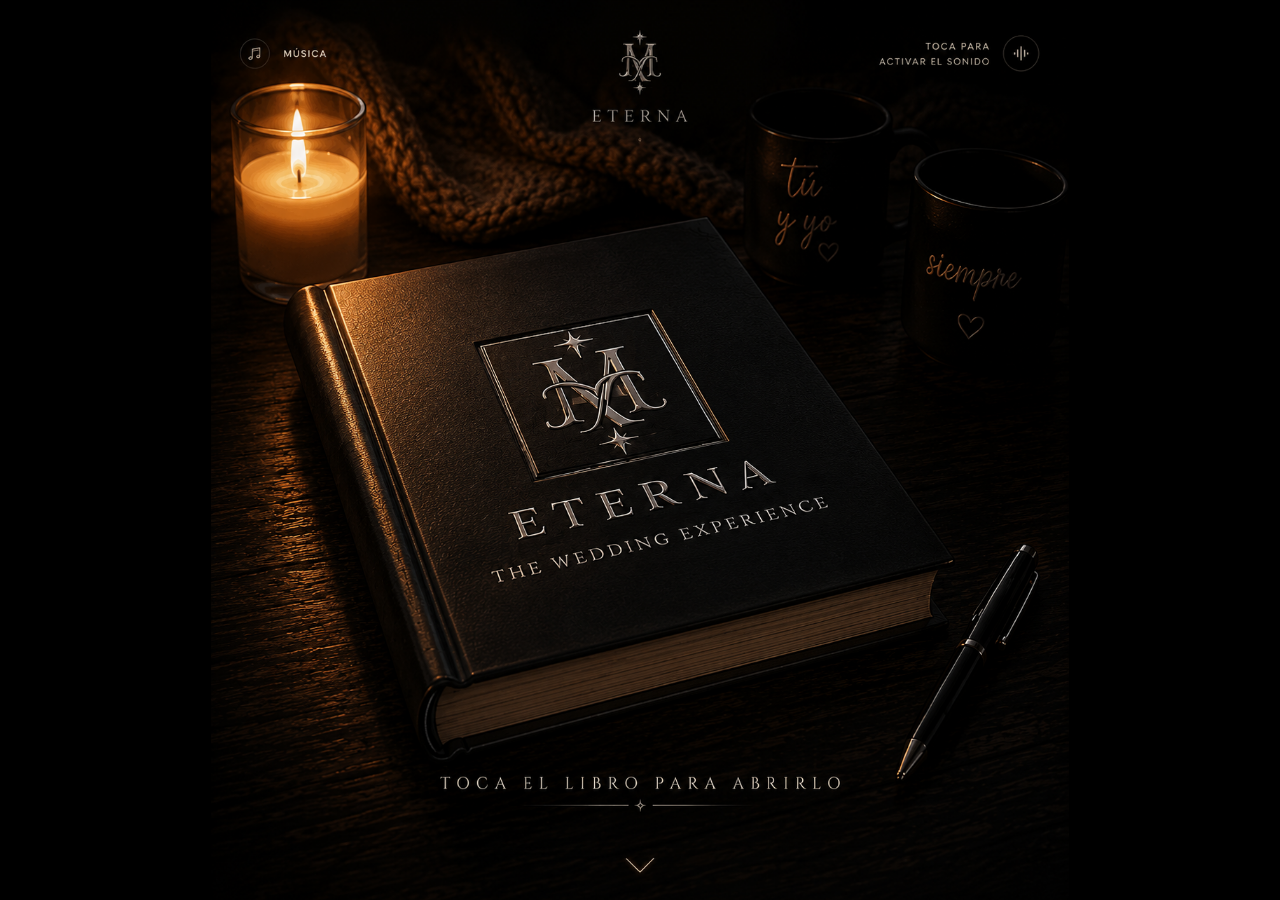
<file: index.html>
<!DOCTYPE html>
<html lang="es">
<head>
    <meta charset="UTF-8">
    <meta name="viewport" content="width=device-width, initial-scale=1.0">
    <meta http-equiv="refresh" content="0; url=engine/">
    <title>ETERNA</title>
</head>
<body>
</body>
</html>
</file>
<file: engine/style.css>
*{
    margin:0;
    padding:0;
    box-sizing:border-box;
}

html,
body{
    width:100%;
    height:100%;
    overflow:hidden;
    background:#000;
    font-family:Georgia, serif;
}

#scene{
    position:fixed;
    inset:0;
    width:100vw;
    height:100vh;

    display:flex;
    justify-content:center;
    align-items:center;

    perspective:none;
    background:#000;
}


/* ==============================
   LIBRO
================================ */

#book{
    position:relative;

    width: 84vw;
max-width: 900px;

height: 64vh;
max-height: 620px;

    transform-style:preserve-3d;
}


/* ==============================
   SPREAD COMPLETO
================================ */

#spread{
    position:absolute;
    inset:0;

    width:100%;
    height:100%;

    overflow:hidden;

    background:#000;

    z-index:1;
}


#spreadImage{
    position:absolute;
    inset:0;

    width:100%;
    height:100%;

    object-fit:contain;
    display:block;
}


/* ==============================
   HOJA QUE GIRA
================================ */

#pageTurn{
    position:absolute;

    top:0;
    left:50%;

    width:50%;
    min-width:50%;
    max-width:50%;
    
    box-sizing:border-box;
    height:100%;

    z-index:5;

    transform-style:preserve-3d;
    transform-origin:left center;

    transition:
        transform 1.55s cubic-bezier(0.25,0.8,0.25,1);
        backface-visibility:hidden;

    will-change:transform;

    visibility:hidden;
}


/* ==============================
   CARAS DE LA HOJA
================================ */

.page-front,
.page-back{
    position:absolute;

.back-turning-front,
.back-turning-back{
  position:absolute;
  top:0;
  left:0;
  width:100%;
  height:100%;
  overflow:hidden;
  backface-visibility:hidden;
  background:#000;
}

    width:100%;
    height:100%;

    overflow:hidden;

    backface-visibility:hidden;

    background:#000;
}


.page-front{
    transform:rotateY(0deg);
}


.page-back{
    transform:rotateY(180deg);
}


/* ==============================
   IMAGEN DEL FRENTE
================================ */

#frontImage{
    position:absolute;

    top:0;
    left:0;

    width:200%;
    height:100%;

    object-fit:contain;

    display:block;
}


/* ==============================
   IMAGEN DEL REVERSO
================================ */

#backImage{
    position:absolute;

    top:0;
    left:0;

    width:200%;
    height:100%;

    object-fit:contain;

    display:block;
}


/* ==============================
   PORTADA
================================ */

#cover{
    position:fixed;

    inset:0;

    width:100vw;
    height:100vh;

    display:flex;
    justify-content:center;
    align-items:center;

    background:#000;

    z-index:1000;

    cursor:pointer;
}


#cover img{
    display:block;

    max-width:100%;
    max-height:100%;

    width:auto;
    height:auto;

    object-fit:contain;
}

/* DESTELLO FINAL ETERNA */

#finalSparkle {
    position: fixed;
    inset: 0;
    z-index: 99999;
    pointer-events: none;
    opacity: 0;
    background:
        radial-gradient(circle at center,
        rgba(255,255,255,0.95) 0%,
        rgba(210,210,210,0.35) 3%,
        rgba(255,255,255,0.08) 10%,
        transparent 25%);
}

#finalSparkle.show {
    animation: eternaSparkle 1.2s ease-out forwards;
}

@keyframes eternaSparkle {
    0% {
        opacity: 0;
        transform: scale(0.7);
    }

    35% {
        opacity: 1;
        transform: scale(1);
    }

    100% {
        opacity: 0;
        transform: scale(1.15);
    }
}
</file>
